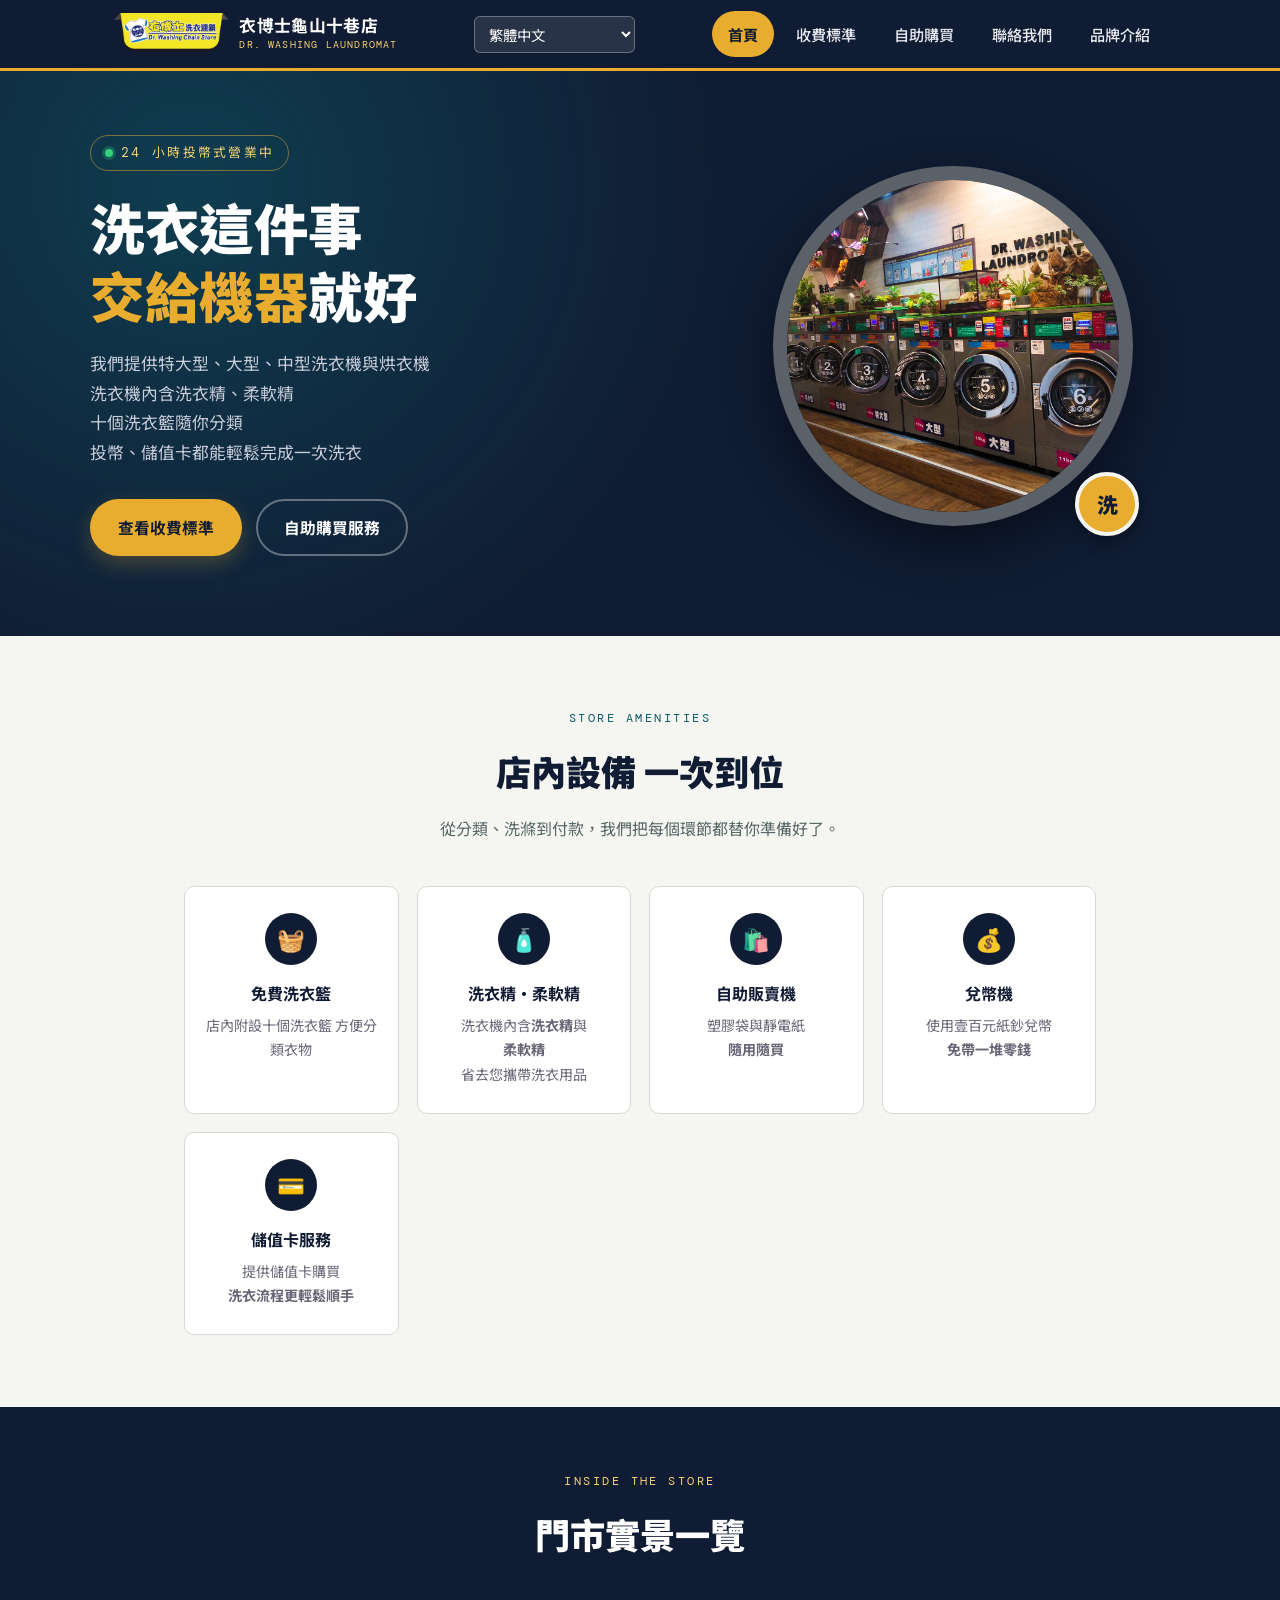
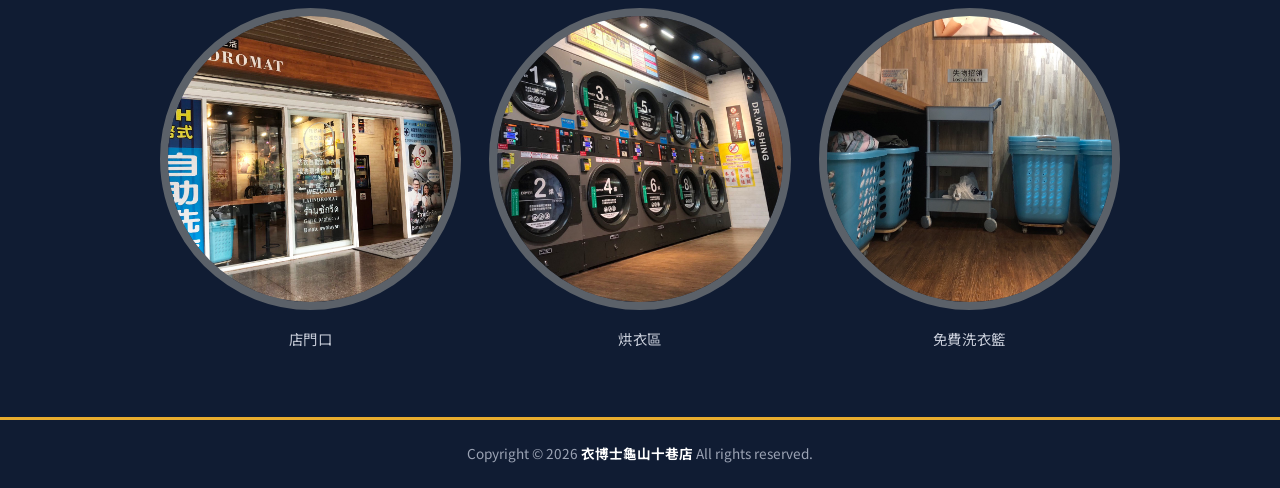
<file: index.html>
<!DOCTYPE html>
<html lang="zh-TW">
<head>
  <meta charset="UTF-8">
  <meta name="viewport" content="width=device-width, initial-scale=1.0">
  <title>衣博士龜山十巷店｜24小時自助洗衣</title>
  <meta name="description" content="衣博士龜山十巷店，24小時自助投幣洗衣，特大／大型／中型洗衣機與烘衣機一應俱全，提供十個洗衣籃、洗衣精與柔軟精。">
  <link rel="icon" href="images/logo_01.png">
  <link rel="stylesheet" href="style.css">
</head>
<body>

  <header>
    <div class="header-inner">
      <h1>
        <a class="logo-mark" href="index.html">
          <img src="images/logo_01.png" alt="衣博士洗衣連鎖">
          <span class="store-name">衣博士龜山十巷店<small>DR. WASHING LAUNDROMAT</small></span>
        </a>
      </h1>

      <div class="header-actions" style="display: flex; align-items: center; gap: 15px;">
        <select class="lang-selector" onchange="changeLanguage(this.value)" style="background:rgba(255,255,255,0.1); color:#fff; border:1px solid rgba(255,255,255,0.3); border-radius:6px; padding:6px 10px; font-family:inherit; cursor:pointer; font-size: 0.9rem; outline: none;">
          <option value="zh" style="color: #000;">繁體中文</option>
          <option value="en" style="color: #000;">English</option>
          <option value="vi" style="color: #000;">Tiếng Việt</option>
          <option value="th" style="color: #000;">ภาษาไทย</option>
          <option value="id" style="color: #000;">Bahasa Indonesia</option>
        </select>
        <button class="menu-toggle" onclick="toggleMenu()" aria-label="開啟選單">☰</button>
      </div>

      <nav id="nav-menu">
        <ul>
          <li><a href="index.html" class="current" data-i18n="nav_home">首頁</a></li>
          <li><a href="fees.html" data-i18n="nav_fees">收費標準</a></li>
          <li><a href="VM.html" data-i18n="nav_vm">自助購買</a></li>
          <li><a href="call_me.html" data-i18n="nav_contact">聯絡我們</a></li>
          <li><a href="https://www.184.com.tw/" data-i18n="nav_brand">品牌介紹</a></li>
        </ul>
      </nav>
    </div>
  </header>

  <main>

    <section class="hero">
      <div class="hero-inner">
        <div>
          <span class="hero-eyebrow" data-i18n="hero_eyebrow">24 小時投幣式營業中</span>
          <h2 data-i18n="hero_title">洗衣這件事，<br><em>交給機器</em>就好。</h2>
          <p class="lead" data-i18n="hero_lead">
            我們提供特大型、大型、中型洗衣機與烘衣機，
            洗衣精、柔軟精免費附贈，十個洗衣籃隨你分類，
            投幣、儲值卡都能輕鬆完成一次洗衣。
          </p>
          <div class="hero-actions">
            <a class="btn btn-primary" href="fees.html" data-i18n="btn_fees">查看收費標準</a>
            <a class="btn btn-ghost" href="VM.html" data-i18n="btn_vm">自助購買服務</a>
          </div>
        </div>

        <div class="porthole-wrap">
          <div class="porthole">
            <img src="images/洗衣區.jpg" alt="店內特大型與大型洗衣機">
          </div>
        </div>
      </div>
    </section>

    <section class="section">
      <div class="section-head">
        <span class="eyebrow" data-i18n="amenities_eyebrow">Store Amenities</span>
        <h2 data-i18n="amenities_title">店內設備，一次到位</h2>
        <p data-i18n="amenities_desc">從分類、洗滌到付款，我們把每個環節都替你準備好了。</p>
      </div>

      <div class="feature-grid">
        <div class="feature-card">
          <div class="icon">🧺</div>
          <h3 data-i18n="feat_basket">免費洗衣籃</h3>
          <p data-i18n="feat_basket_desc">店內附設十個洗衣籃方便分類衣物。</p>
        </div>
        <div class="feature-card">
          <div class="icon">🧴</div>
          <h3 data-i18n="feat_liquid">洗衣精・柔軟精</h3>
          <p data-i18n="feat_liquid_desc">洗衣機內含洗衣精與柔軟精，省去您攜帶洗衣用品。</p>
        </div>
        <div class="feature-card">
          <div class="icon">🛍️</div>
          <h3 data-i18n="feat_vending">自助販賣機</h3>
          <p data-i18n="feat_vending_desc">現場販售塑膠袋與靜電紙，隨用隨買。</p>
        </div>
        <div class="feature-card">
          <div class="icon">💰</div>
          <h3 data-i18n="feat_coin">兌幣機</h3>
          <p data-i18n="feat_coin_desc">限使用 100 元紙鈔兌幣，免帶滿口零錢。</p>
        </div>
        <div class="feature-card">
          <div class="icon">💳</div>
          <h3 data-i18n="feat_card">儲值卡服務</h3>
          <p data-i18n="feat_card_desc">提供儲值卡購買，洗衣流程更輕鬆順手。</p>
        </div>
      </div>
    </section>

    <section class="gallery-band">
      <div class="gallery-inner">
        <div class="section-head">
          <span class="eyebrow" data-i18n="gallery_eyebrow">Inside The Store</span>
          <h2 data-i18n="gallery_title">門市實景一覽</h2>
        </div>

        <div class="gallery-grid">
          <div class="gallery-item">
            <div class="frame"><img src="images/店門1.jpg" alt="門市店門口"></div>
            <span data-i18n="gallery_door">店門口</span>
          </div>
          <div class="gallery-item">
            <div class="frame"><img src="images/烘衣區.jpg" alt="烘衣機區"></div>
            <span data-i18n="gallery_dryer">烘衣區</span>
          </div>
          <div class="gallery-item">
            <div class="frame"><img src="images/洗衣籃.jpg" alt="免費洗衣籃"></div>
            <span data-i18n="gallery_basket">免費洗衣籃</span>
          </div>
        </div>
      </div>
    </section>

  </main>

  <footer>
    <p data-i18n="footer_copy">Copyright © 2025 <strong>衣博士龜山十巷店</strong> All rights reserved.油曹祖睿開發</p>
  </footer>

  <script>
    function toggleMenu() {
      const nav = document.getElementById('nav-menu');
      const btn = document.querySelector('.menu-toggle');
      nav.classList.toggle('active');
      btn.textContent = nav.classList.contains('active') ? '✖' : '☰';
    }
  </script>
  <script src="i18n.js"></script>
</body>
</html>
</file>
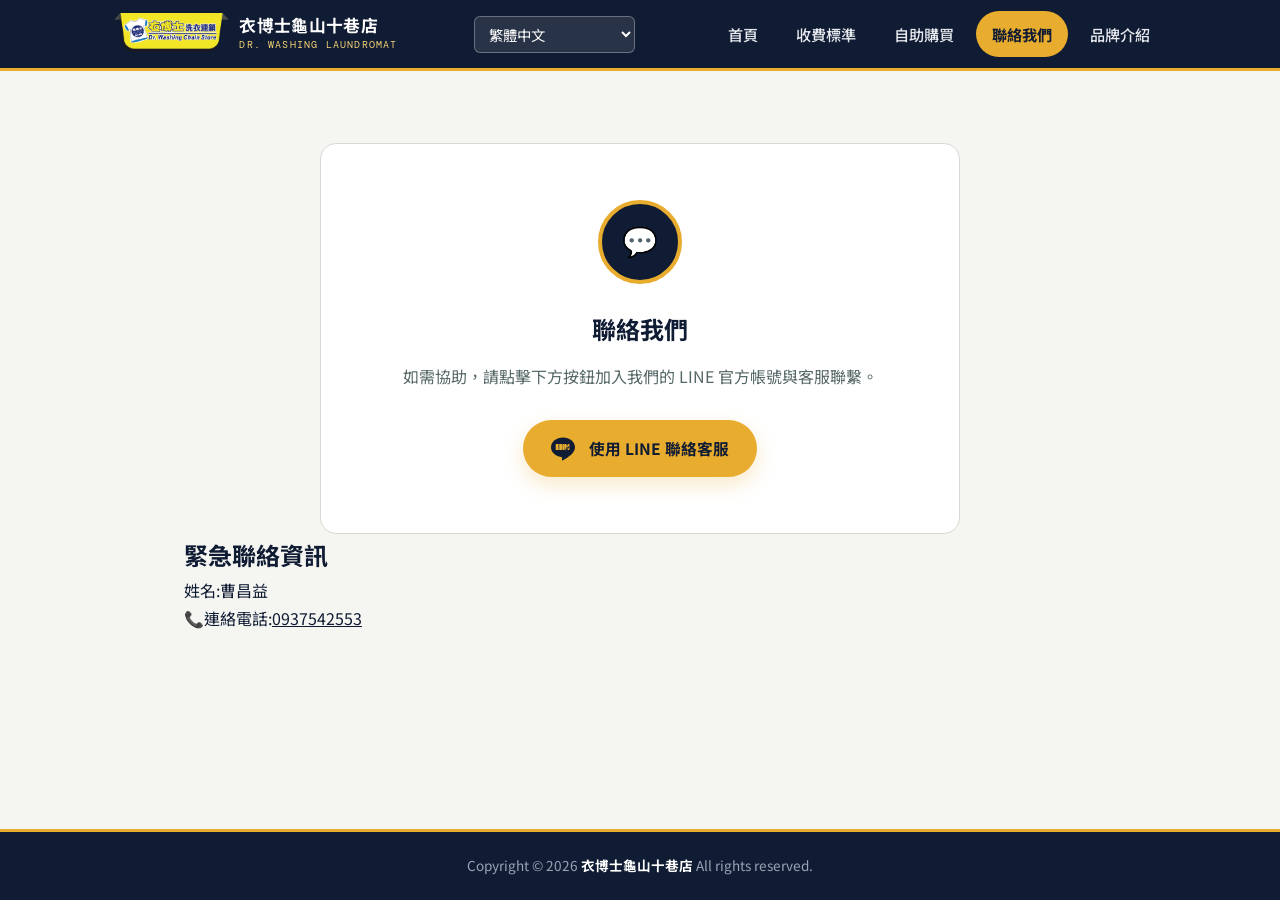
<file: call_me.html>
<!DOCTYPE html>
<html lang="zh-TW">
<head>
  <meta charset="UTF-8">
  <meta name="viewport" content="width=device-width, initial-scale=1.0">
  <title>聯絡我們｜衣博士龜山十巷店</title>
  <link rel="icon" href="images/logo_01.png">
  <link rel="stylesheet" href="style.css">
</head>
<body>

  <header>
    <div class="header-inner">
      <h1>
        <a class="logo-mark" href="index.html">
          <img src="images/logo_01.png" alt="衣博士洗衣連鎖">
          <span class="store-name">衣博士龜山十巷店<small>DR. WASHING LAUNDROMAT</small></span>
        </a>
      </h1>

      <div class="header-actions" style="display: flex; align-items: center; gap: 15px;">
        <select class="lang-selector" onchange="changeLanguage(this.value)" style="background:rgba(255,255,255,0.1); color:#fff; border:1px solid rgba(255,255,255,0.3); border-radius:6px; padding:6px 10px; font-family:inherit; cursor:pointer; font-size: 0.9rem; outline: none;">
          <option value="zh" style="color: #000;">繁體中文</option>
          <option value="en" style="color: #000;">English</option>
          <option value="vi" style="color: #000;">Tiếng Việt</option>
          <option value="th" style="color: #000;">ภาษาไทย</option>
          <option value="id" style="color: #000;">Bahasa Indonesia</option>
        </select>
        <button class="menu-toggle" onclick="toggleMenu()" aria-label="開啟選單">☰</button>
      </div>

      <nav id="nav-menu">
        <ul>
          <li><a href="index.html" data-i18n="nav_home">首頁</a></li>
          <li><a href="fees.html" data-i18n="nav_fees">收費標準</a></li>
          <li><a href="VM.html" data-i18n="nav_vm">自助購買</a></li>
          <li><a href="call_me.html" class="current" data-i18n="nav_contact">聯絡我們</a></li>
          <li><a href="https://www.184.com.tw/" data-i18n="nav_brand">品牌介紹</a></li>
        </ul>
      </nav>
    </div>
  </header>

  <main>
    <section class="section">
      <div class="contact-panel">
        <div class="coin">💬</div>
        <h2 data-i18n="contact_title">聯絡我們</h2>
        <p data-i18n="contact_desc">如需協助，請點擊下方按鈕加入我們的 LINE 官方帳號與客服聯繫。</p>
        <a href="https://lin.ee/ozHkslm" target="_blank" class="btn btn-primary" style="margin-top: 24px; display: inline-flex; align-items: center; justify-content: center; gap: 8px; width: fit-content;" data-i18n="contact_line">
          <svg width="24" height="24" viewBox="0 0 24 24" fill="currentColor" xmlns="http://www.w3.org/2000/svg" style="vertical-align: middle; margin-right: 6px;">
            <path d="M24 10.304c0-5.369-5.383-9.738-12-9.738S0 4.935 0 10.304c0 4.814 4.27 8.846 10.035 9.608.391.084.923.258 1.058.592.12.298.077.763.036 1.066l-.168 1.002c-.053.305-.246 1.186 1.039.647 1.285-.54 6.936-4.053 9.49-7.009 1.666-1.921 2.51-3.921 2.51-5.906zM7.747 13.06H5.215a.502.502 0 01-.502-.502V7.494c0-.277.225-.502.502-.502h2.532a.502.502 0 01.502.502v5.064c0 .277-.225.502-.502.502zm3.375-5.566v5.064c0 .277-.225.502-.502.502H8.088a.502.502 0 01-.502-.502V7.494c0-.277.225-.502.502-.502h2.532c.277 0 .502.225.502.502zm3.375 5.566h-2.532a.502.502 0 01-.502-.502V7.494c0-.277.225-.502.502-.502h.852c.277 0 .502.225.502.502v4.212h1.178c.277 0 .502.225.502.502v.852a.502.502 0 01-.502.502zm4.331-3.693l-1.579 2.186c-.035.048-.09.076-.149.076-.058 0-.114-.028-.148-.076l-1.58-2.186v2.841c0 .277-.225.502-.502.502h-.851a.502.502 0 01-.502-.502V7.494c0-.277.225-.502.502-.502h.851c.059 0 .114.028.149.076l1.58 2.185V7.494c0-.277.225-.502.502-.502h.851c.277 0 .502.225.502.502v5.064c0 .277-.225.502-.502.502h-.851a.502.502 0 01-.502-.502v-2.841z"/>
          </svg>使用 LINE 聯絡客服
        </a>
      </div>
        <h2>緊急聯絡資訊</h2>
        <p>姓名:曹昌益</p>
        <p>📞連絡電話:<a href="tel:0937542553">0937542553</a></p>
      </div>
    </section>
  </main>

  <footer>
    <p data-i18n="footer_copy">Copyright © 2025 <strong>衣博士龜山十巷店</strong> All rights reserved.</p>
  </footer>

  <script>
    function toggleMenu() {
      const nav = document.getElementById('nav-menu');
      const btn = document.querySelector('.menu-toggle');
      nav.classList.toggle('active');
      btn.textContent = nav.classList.contains('active') ? '✖' : '☰';
    }
  </script>
  <script src="i18n.js"></script>
</body>
</html>
</file>
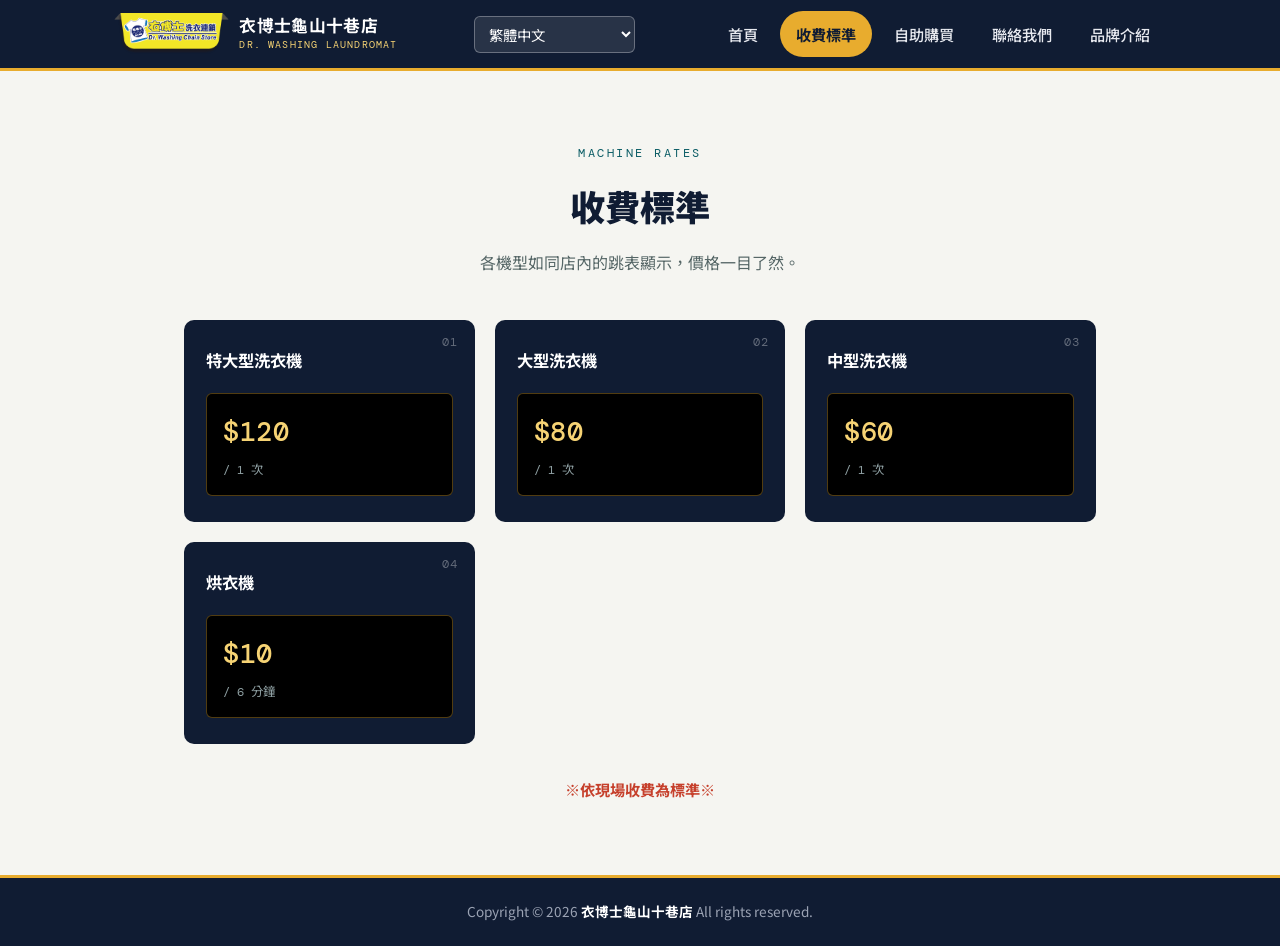
<file: fees.html>
<!DOCTYPE html>
<html lang="zh-TW">
<head>
  <meta charset="UTF-8">
  <meta name="viewport" content="width=device-width, initial-scale=1.0">
  <title>收費標準｜衣博士龜山十巷店</title>
  <link rel="icon" href="images/logo_01.png">
  <link rel="stylesheet" href="style.css">
</head>
<body>

  <header>
    <div class="header-inner">
      <h1>
        <a class="logo-mark" href="index.html">
          <img src="images/logo_01.png" alt="衣博士洗衣連鎖">
          <span class="store-name">衣博士龜山十巷店<small>DR. WASHING LAUNDROMAT</small></span>
        </a>
      </h1>

      <div class="header-actions" style="display: flex; align-items: center; gap: 15px;">
        <select class="lang-selector" onchange="changeLanguage(this.value)" style="background:rgba(255,255,255,0.1); color:#fff; border:1px solid rgba(255,255,255,0.3); border-radius:6px; padding:6px 10px; font-family:inherit; cursor:pointer; font-size: 0.9rem; outline: none;">
          <option value="zh" style="color: #000;">繁體中文</option>
          <option value="en" style="color: #000;">English</option>
          <option value="vi" style="color: #000;">Tiếng Việt</option>
          <option value="th" style="color: #000;">ภาษาไทย</option>
          <option value="id" style="color: #000;">Bahasa Indonesia</option>
        </select>
        <button class="menu-toggle" onclick="toggleMenu()" aria-label="開啟選單">☰</button>
      </div>

      <nav id="nav-menu">
        <ul>
          <li><a href="index.html" data-i18n="nav_home">首頁</a></li>
          <li><a href="fees.html" class="current" data-i18n="nav_fees">收費標準</a></li>
          <li><a href="VM.html" data-i18n="nav_vm">自助購買</a></li>
          <li><a href="call_me.html" data-i18n="nav_contact">聯絡我們</a></li>
          <li><a href="https://www.184.com.tw/" data-i18n="nav_brand">品牌介紹</a></li>
        </ul>
      </nav>
    </div>
  </header>

  <main>
    <section class="section">
      <div class="section-head">
        <span class="eyebrow">Machine Rates</span>
        <h2 data-i18n="fees_title">收費標準</h2>
        <p data-i18n="fees_desc">各機型如同店內的跳表顯示，價格一目了然。</p>
      </div>

      <div class="meter-grid">
        <div class="meter-card">
          <div class="label" data-i18n="machine_xl">特大型洗衣機</div>
          <div class="display">
            <span class="price">$120</span>
            <span class="unit" data-i18n="unit_wash">/ 1 次</span>
          </div>
        </div>

        <div class="meter-card">
          <div class="label" data-i18n="machine_l">大型洗衣機</div>
          <div class="display">
            <span class="price">$80</span>
            <span class="unit" data-i18n="unit_wash">/ 1 次</span>
          </div>
        </div>

        <div class="meter-card">
          <div class="label" data-i18n="machine_m">中型洗衣機</div>
          <div class="display">
            <span class="price">$60</span>
            <span class="unit" data-i18n="unit_wash">/ 1 次</span>
          </div>
        </div>

        <div class="meter-card">
          <div class="label" data-i18n="machine_dryer">烘衣機</div>
          <div class="display">
            <span class="price">$10</span>
            <span class="unit" data-i18n="unit_6min">/ 6 分鐘</span>
          </div>
        </div>
      </div>

      <p class="note-line" data-i18n="fees_note">※依現場收費為標準※</p>
    </section>
  </main>

  <footer>
    <p data-i18n="footer_copy">Copyright © 2025 <strong>衣博士龜山十巷店</strong> All rights reserved.</p>
  </footer>

  <script>
    function toggleMenu() {
      const nav = document.getElementById('nav-menu');
      const btn = document.querySelector('.menu-toggle');
      nav.classList.toggle('active');
      btn.textContent = nav.classList.contains('active') ? '✖' : '☰';
    }
  </script>
  <script src="i18n.js"></script>
</body>
</html>
</file>
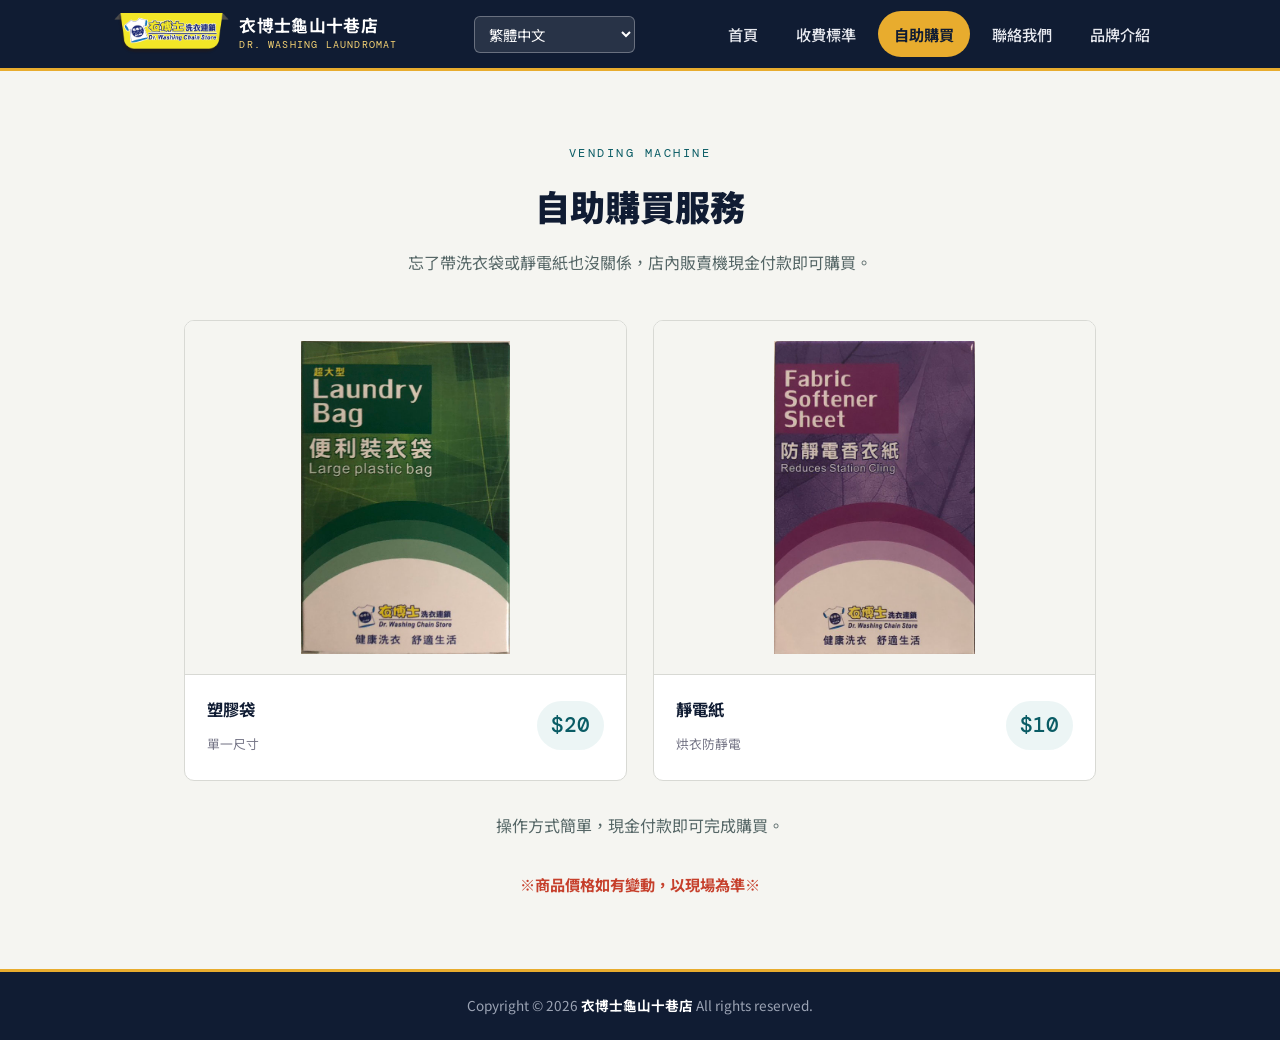
<file: VM.html>
<!DOCTYPE html>
<html lang="zh-TW">
<head>
  <meta charset="UTF-8">
  <meta name="viewport" content="width=device-width, initial-scale=1.0">
  <title>自助購買｜衣博士龜山十巷店</title>
  <link rel="icon" href="images/logo_01.png">
  <link rel="stylesheet" href="style.css">
</head>
<body>

  <header>
    <div class="header-inner">
      <h1>
        <a class="logo-mark" href="index.html">
          <img src="images/logo_01.png" alt="衣博士洗衣連鎖">
          <span class="store-name">衣博士龜山十巷店<small>DR. WASHING LAUNDROMAT</small></span>
        </a>
      </h1>

      <div class="header-actions" style="display: flex; align-items: center; gap: 15px;">
        <select class="lang-selector" onchange="changeLanguage(this.value)" style="background:rgba(255,255,255,0.1); color:#fff; border:1px solid rgba(255,255,255,0.3); border-radius:6px; padding:6px 10px; font-family:inherit; cursor:pointer; font-size: 0.9rem; outline: none;">
          <option value="zh" style="color: #000;">繁體中文</option>
          <option value="en" style="color: #000;">English</option>
          <option value="vi" style="color: #000;">Tiếng Việt</option>
          <option value="th" style="color: #000;">ภาษาไทย</option>
          <option value="id" style="color: #000;">Bahasa Indonesia</option>
        </select>
        <button class="menu-toggle" onclick="toggleMenu()" aria-label="開啟選單">☰</button>
      </div>

      <nav id="nav-menu">
        <ul>
          <li><a href="index.html" data-i18n="nav_home">首頁</a></li>
          <li><a href="fees.html" data-i18n="nav_fees">收費標準</a></li>
          <li><a href="VM.html" class="current" data-i18n="nav_vm">自助購買</a></li>
          <li><a href="call_me.html" data-i18n="nav_contact">聯絡我們</a></li>
          <li><a href="https://www.184.com.tw/" data-i18n="nav_brand">品牌介紹</a></li>
        </ul>
      </nav>
    </div>
  </header>

  <main>
    <section class="section">
      <div class="section-head">
        <span class="eyebrow">Vending Machine</span>
        <h2 data-i18n="vm_title">自助購買服務</h2>
        <p data-i18n="vm_desc">忘了帶洗衣袋或靜電紙也沒關係，店內販賣機現金付款即可購買。</p>
      </div>

      <div class="product-grid">
        <div class="product-card">
          <div class="shot"><img src="images/洗衣袋外盒.jpg" alt="塑膠袋商品"></div>
          <div class="info">
            <div>
              <h3 data-i18n="vm_bag">塑膠袋</h3>
              <span class="tag" data-i18n="vm_bag_tag">單一尺寸</span>
            </div>
            <span class="price-tag">$20</span>
          </div>
        </div>

        <div class="product-card">
          <div class="shot"><img src="images/靜電紙外盒.jpg" alt="靜電紙商品"></div>
          <div class="info">
            <div>
              <h3 data-i18n="vm_sheet">靜電紙</h3>
              <span class="tag" data-i18n="vm_sheet_tag">烘衣防靜電</span>
            </div>
            <span class="price-tag">$10</span>
          </div>
        </div>
      </div>

      <p class="vm-note" data-i18n="vm_note1">操作方式簡單，現金付款即可完成購買。</p>
      <p class="note-line" data-i18n="vm_note2">※商品價格如有變動，以現場為準※</p>
    </section>
  </main>

  <footer>
    <p data-i18n="footer_copy">Copyright © 2025 <strong>衣博士龜山十巷店</strong> All rights reserved.</p>
  </footer>

  <script>
    function toggleMenu() {
      const nav = document.getElementById('nav-menu');
      const btn = document.querySelector('.menu-toggle');
      nav.classList.toggle('active');
      btn.textContent = nav.classList.contains('active') ? '✖' : '☰';
    }
  </script>
  <script src="i18n.js"></script>
</body>
</html>
</file>
<file: style.css>
/* ============================================================
   衣博士龜山十巷店 — Design System
   概念：以洗衣機「圓形滾筒視窗」與投幣式跳表數字為核心意象，
   打造沉穩、俐落、帶點工業感的自助洗衣品牌視覺。
   ============================================================ */

@import url('https://fonts.googleapis.com/css2?family=Noto+Sans+TC:wght@400;500;700;900&family=Archivo+Black&family=DM+Mono:wght@400;500&display=swap');

:root {
  /* --- 色彩：取自招牌深藍、投幣機黃銅色、鋼灰機身 --- */
  --ink:        #101C33;   /* 深藏青，招牌字色 */
  --ink-soft:   #24365C;
  --teal:       #0E7A85;   /* 門市招牌藍綠 */
  --teal-deep:  #0A5C65;
  --brass:      #E8AC2E;   /* 投幣機黃銅／品牌黃 */
  --brass-soft: #F6D374;
  --paper:      #F5F5F1;   /* 中性偏冷的紙白，不用暖米色 */
  --panel:      #FFFFFF;
  --steel:      #5B6169;   /* 機身鋼灰 */
  --steel-line: #D8D9D4;
  --alert:      #C6402C;

  --font-display: 'Noto Sans TC', sans-serif;
  --font-accent: 'Archivo Black', 'Noto Sans TC', sans-serif;
  --font-mono: 'DM Mono', 'Noto Sans TC', monospace;

  --radius: 10px;
  --container: 960px;
}

* {
  margin: 0;
  padding: 0;
  box-sizing: border-box;
}

html {
  scroll-behavior: smooth;
}

body {
  font-family: var(--font-display);
  background: var(--paper);
  color: var(--ink);
  min-height: 100vh;
  display: flex;
  flex-direction: column;
  overflow-x: hidden;
  line-height: 1.75;
}

a { color: inherit; }

img { max-width: 100%; display: block; }

/* 減少動態偏好者：關閉旋轉動畫 */
@media (prefers-reduced-motion: reduce) {
  * { animation: none !important; transition: none !important; }
}

/* ============ Header ============ */
header {
  background: var(--ink);
  color: #fff;
  position: sticky;
  top: 0;
  z-index: 100;
  border-bottom: 3px solid var(--brass);
}

.header-inner {
  max-width: 1100px;
  margin: 0 auto;
  padding: 0 24px;
  display: flex;
  align-items: center;
  justify-content: space-between;
  min-height: 68px;
}

h1 { margin: 0; line-height: 0; }

.logo-mark {
  display: flex;
  align-items: center;
  gap: 10px;
  text-decoration: none;
}

.logo-mark img {
  height: 42px;
  width: auto;
  border-radius: 6px;
}

.logo-mark .store-name {
  font-family: var(--font-display);
  font-weight: 700;
  font-size: 1.05rem;
  line-height: 1.3;
  color: #fff;
  letter-spacing: 0.02em;
  white-space: nowrap;
}

.logo-mark .store-name small {
  display: block;
  font-family: var(--font-mono);
  font-weight: 400;
  font-size: 0.62rem;
  line-height: 1.6;
  color: var(--brass-soft);
  letter-spacing: 0.12em;
}

.menu-toggle {
  display: none;
  font-size: 1.6rem;
  background: none;
  border: none;
  color: #fff;
  cursor: pointer;
  line-height: 1;
}

nav ul {
  list-style: none;
  display: flex;
  gap: 6px;
}

nav a {
  display: inline-block;
  padding: 10px 16px;
  text-decoration: none;
  font-weight: 500;
  font-size: 0.95rem;
  color: #E8EAF0;
  border-radius: 999px;
  transition: background 0.2s ease, color 0.2s ease;
}

nav a:hover,
nav a:focus-visible {
  background: var(--teal);
  color: #fff;
}

nav a.current {
  background: var(--brass);
  color: var(--ink);
  font-weight: 700;
}

/* ============ Hero (index) ============ */
.hero {
  background:
    radial-gradient(circle at 15% 20%, rgba(14,122,133,0.35), transparent 45%),
    var(--ink);
  color: #fff;
  padding: 64px 24px 80px;
  position: relative;
  overflow: hidden;
}

.hero-inner {
  max-width: 1100px;
  margin: 0 auto;
  display: grid;
  grid-template-columns: 1.1fr 0.9fr;
  gap: 48px;
  align-items: center;
}

.hero-eyebrow {
  display: inline-flex;
  align-items: center;
  gap: 8px;
  font-family: var(--font-mono);
  font-size: 0.8rem;
  letter-spacing: 0.18em;
  color: var(--brass-soft);
  border: 1px solid rgba(232,172,46,0.5);
  padding: 6px 14px;
  border-radius: 999px;
  margin-bottom: 22px;
}

.hero-eyebrow::before {
  content: '';
  width: 8px;
  height: 8px;
  border-radius: 50%;
  background: #33d17a;
  box-shadow: 0 0 0 3px rgba(51,209,122,0.25);
}

.hero h2 {
  font-family: var(--font-display);
  font-weight: 900;
  font-size: clamp(2.1rem, 4.4vw, 3.4rem);
  line-height: 1.25;
  letter-spacing: 0.01em;
  margin-bottom: 20px;
}

.hero h2 em {
  font-style: normal;
  color: var(--brass);
}

.hero p.lead {
  font-size: 1.05rem;
  color: #C9CEDA;
  max-width: 46ch;
  margin-bottom: 32px;
}

.hero-actions {
  display: flex;
  flex-wrap: wrap;
  gap: 14px;
}

.btn {
  display: inline-flex;
  align-items: center;
  gap: 8px;
  padding: 13px 26px;
  border-radius: 999px;
  font-weight: 700;
  font-size: 0.98rem;
  text-decoration: none;
  border: 2px solid transparent;
  transition: transform 0.2s ease, box-shadow 0.2s ease;
}

.btn:hover { transform: translateY(-2px); }

.btn-primary {
  background: var(--brass);
  color: var(--ink);
  box-shadow: 0 8px 20px rgba(232,172,46,0.25);
}

.btn-ghost {
  background: transparent;
  border-color: rgba(255,255,255,0.35);
  color: #fff;
}
.btn-ghost:hover { border-color: #fff; }

/* --- 招牌元素：滾筒視窗照片 --- */
.porthole-wrap {
  position: relative;
  width: min(360px, 90%);
  margin: 0 auto;
  aspect-ratio: 1 / 1;
}

.porthole {
  position: absolute;
  inset: 0;
  border-radius: 50%;
  overflow: hidden;
  border: 14px solid var(--steel);
  box-shadow:
    inset 0 0 0 6px rgba(255,255,255,0.12),
    0 20px 50px rgba(0,0,0,0.45);
  background: #000;
}

.porthole img {
  width: 100%;
  height: 100%;
  object-fit: cover;
  animation: drum-spin 34s linear infinite;
  transform-origin: center;
}

@keyframes drum-spin {
  0%   { transform: scale(1.12) rotate(0deg); }
  50%  { transform: scale(1.12) rotate(180deg); }
  100% { transform: scale(1.12) rotate(360deg); }
}

.porthole-wrap::after {
  content: '洗';
  position: absolute;
  bottom: -10px;
  right: -6px;
  width: 56px;
  height: 56px;
  border-radius: 50%;
  background: var(--brass);
  color: var(--ink);
  font-weight: 900;
  font-size: 1.3rem;
  display: flex;
  align-items: center;
  justify-content: center;
  border: 4px solid var(--paper);
  box-shadow: 0 6px 16px rgba(0,0,0,0.35);
}

/* ============ Section shared ============ */
main { flex: 1; }

.section {
  max-width: var(--container);
  margin: 0 auto;
  padding: 72px 24px;
}

.section-head {
  text-align: center;
  margin-bottom: 44px;
}

.section-head .eyebrow {
  font-family: var(--font-mono);
  font-size: 0.78rem;
  letter-spacing: 0.2em;
  color: var(--teal-deep);
  text-transform: uppercase;
  display: block;
  margin-bottom: 10px;
}

.section-head h2 {
  font-size: clamp(1.6rem, 3vw, 2.2rem);
  font-weight: 900;
  color: var(--ink);
}

.section-head p {
  color: #566;
  max-width: 52ch;
  margin: 12px auto 0;
}

/* --- 服務特色 (index) --- */
.feature-grid {
  display: grid;
  grid-template-columns: repeat(auto-fit, minmax(180px, 1fr));
  gap: 18px;
}

.feature-card {
  background: var(--panel);
  border: 1px solid var(--steel-line);
  border-radius: var(--radius);
  padding: 26px 20px;
  text-align: center;
  transition: transform 0.2s ease, box-shadow 0.2s ease, border-color 0.2s ease;
}

.feature-card:hover {
  transform: translateY(-4px);
  border-color: var(--teal);
  box-shadow: 0 14px 30px rgba(16,28,51,0.08);
}

.feature-card .icon {
  width: 52px;
  height: 52px;
  margin: 0 auto 14px;
  border-radius: 50%;
  background: var(--ink);
  color: var(--brass);
  display: flex;
  align-items: center;
  justify-content: center;
  font-size: 1.4rem;
}

.feature-card h3 {
  font-size: 1rem;
  margin-bottom: 6px;
}

.feature-card p {
  font-size: 0.88rem;
  color: #667;
}

/* --- 門市相簿 --- */
.gallery-band {
  background: var(--ink);
  padding: 64px 24px;
}

.gallery-inner {
  max-width: var(--container);
  margin: 0 auto;
}

.gallery-inner .section-head h2,
.gallery-inner .section-head .eyebrow { color: #fff; }
.gallery-inner .section-head .eyebrow { color: var(--brass-soft); }
.gallery-inner .section-head p { color: #AEB4C2; }

.gallery-grid {
  display: grid;
  grid-template-columns: repeat(3, 1fr);
  gap: 28px;
}

.gallery-item { text-align: center; }

.gallery-item .frame {
  border-radius: 50%;
  overflow: hidden;
  aspect-ratio: 1/1;
  border: 8px solid var(--steel);
  box-shadow: inset 0 0 0 4px rgba(255,255,255,0.1);
  margin-bottom: 14px;
}

.gallery-item .frame img {
  width: 100%;
  height: 100%;
  object-fit: cover;
}

.gallery-item span {
  color: #C9CEDA;
  font-size: 0.9rem;
  font-family: var(--font-mono);
  letter-spacing: 0.04em;
}

/* ============ Fees page ============ */
.meter-grid {
  display: grid;
  grid-template-columns: repeat(auto-fit, minmax(220px, 1fr));
  gap: 20px;
  counter-reset: machine;
}

.meter-card {
  background: var(--ink);
  color: #fff;
  border-radius: var(--radius);
  padding: 26px 22px;
  position: relative;
  overflow: hidden;
  counter-increment: machine;
}

.meter-card::before {
  content: counter(machine, decimal-leading-zero);
  position: absolute;
  top: 12px;
  right: 16px;
  font-family: var(--font-mono);
  font-size: 0.75rem;
  color: rgba(255,255,255,0.35);
  letter-spacing: 0.1em;
}

.meter-card .label {
  font-size: 1.02rem;
  font-weight: 700;
  margin-bottom: 18px;
}

.meter-card .display {
  background: #000;
  border-radius: 6px;
  padding: 14px 16px;
  border: 1px solid rgba(232,172,46,0.35);
}

.meter-card .display .price {
  font-family: var(--font-mono);
  font-size: 1.7rem;
  color: var(--brass-soft);
  font-weight: 500;
  letter-spacing: 0.02em;
}

.meter-card .display .unit {
  font-family: var(--font-mono);
  font-size: 0.78rem;
  color: #8FA0A3;
  display: block;
  margin-top: 4px;
}

.note-line {
  text-align: center;
  color: var(--alert);
  font-weight: 700;
  margin-top: 32px;
  font-size: 0.95rem;
}

/* ============ VM / 自助購買 page ============ */
.product-grid {
  display: grid;
  grid-template-columns: repeat(auto-fit, minmax(240px, 1fr));
  gap: 26px;
}

.product-card {
  background: var(--panel);
  border: 1px solid var(--steel-line);
  border-radius: var(--radius);
  overflow: hidden;
  transition: box-shadow 0.2s ease, transform 0.2s ease;
}

.product-card:hover {
  transform: translateY(-4px);
  box-shadow: 0 16px 34px rgba(16,28,51,0.1);
}

.product-card .shot {
  aspect-ratio: 5/4;
  background: var(--paper);
  display: flex;
  align-items: center;
  justify-content: center;
  overflow: hidden;
}

.product-card .shot img {
  width: auto;
  height: 100%;
  max-width: 62%;
  object-fit: contain;
  padding: 20px 0;
}

.product-card .info {
  padding: 20px 22px 24px;
  display: flex;
  align-items: center;
  justify-content: space-between;
  border-top: 1px solid var(--steel-line);
}

.product-card .info h3 {
  font-size: 1.02rem;
  margin-bottom: 4px;
}

.product-card .info span.tag {
  font-size: 0.8rem;
  color: #778;
}

.product-card .price-tag {
  font-family: var(--font-mono);
  font-weight: 500;
  font-size: 1.3rem;
  color: var(--teal-deep);
  background: rgba(14,122,133,0.08);
  padding: 6px 14px;
  border-radius: 999px;
}

.vm-note {
  text-align: center;
  color: #566;
  margin-top: 30px;
}

/* ============ Contact / 聯絡我們 (placeholder) ============ */
.contact-panel {
  max-width: 640px;
  margin: 0 auto;
  text-align: center;
  background: var(--panel);
  border: 1px solid var(--steel-line);
  border-radius: 16px;
  padding: 56px 32px;
}

.contact-panel .coin {
  width: 84px;
  height: 84px;
  border-radius: 50%;
  background: var(--ink);
  color: var(--brass);
  font-family: var(--font-mono);
  font-size: 1.8rem;
  display: flex;
  align-items: center;
  justify-content: center;
  margin: 0 auto 24px;
  border: 4px solid var(--brass);
}

.contact-panel h2 {
  font-size: 1.5rem;
  margin-bottom: 12px;
}

.contact-panel p {
  color: #566;
  margin-bottom: 6px;
}

/* ============ Footer ============ */
footer {
  background: var(--ink);
  color: #9BA3B4;
  text-align: center;
  padding: 22px 16px;
  font-size: 0.85rem;
  border-top: 3px solid var(--brass);
}

footer strong { color: #fff; }

/* ============ Responsive ============ */
@media (max-width: 860px) {
  .hero-inner { grid-template-columns: 1fr; text-align: center; }
  .hero p.lead { margin-left: auto; margin-right: auto; }
  .hero-actions { justify-content: center; }
  .gallery-grid { grid-template-columns: repeat(3, 1fr); gap: 14px; }
}

@media (max-width: 720px) {
  .menu-toggle { display: block; }

  nav ul {
    flex-direction: column;
    position: fixed;
    top: 68px;
    right: -100%;
    width: min(260px, 80vw);
    height: calc(100vh - 68px);
    background: var(--ink-soft);
    padding: 20px;
    gap: 4px;
    transition: right 0.3s ease;
    box-shadow: -10px 0 30px rgba(0,0,0,0.3);
  }

  nav#nav-menu.active ul { right: 0; }

  nav a { display: block; width: 100%; }

  .gallery-grid { grid-template-columns: repeat(3, 1fr); gap: 10px; }
  .gallery-item .frame { border-width: 5px; }
  .section { padding: 52px 20px; }
}

@media (max-width: 480px) {
  .gallery-grid { grid-template-columns: 1fr 1fr; }
}

/* Additional styles for header actions (i18n + menu) */
.header-actions {
  display: flex;
  align-items: center;
  gap: 15px;
}
@media (max-width: 720px) {
  .header-actions {
    gap: 8px;
  }
}

/* Hide logo image on mobile to prevent overlapping with text */
@media (max-width: 720px) {
  .logo-mark img {
    display: none;
  }
}
</file>
